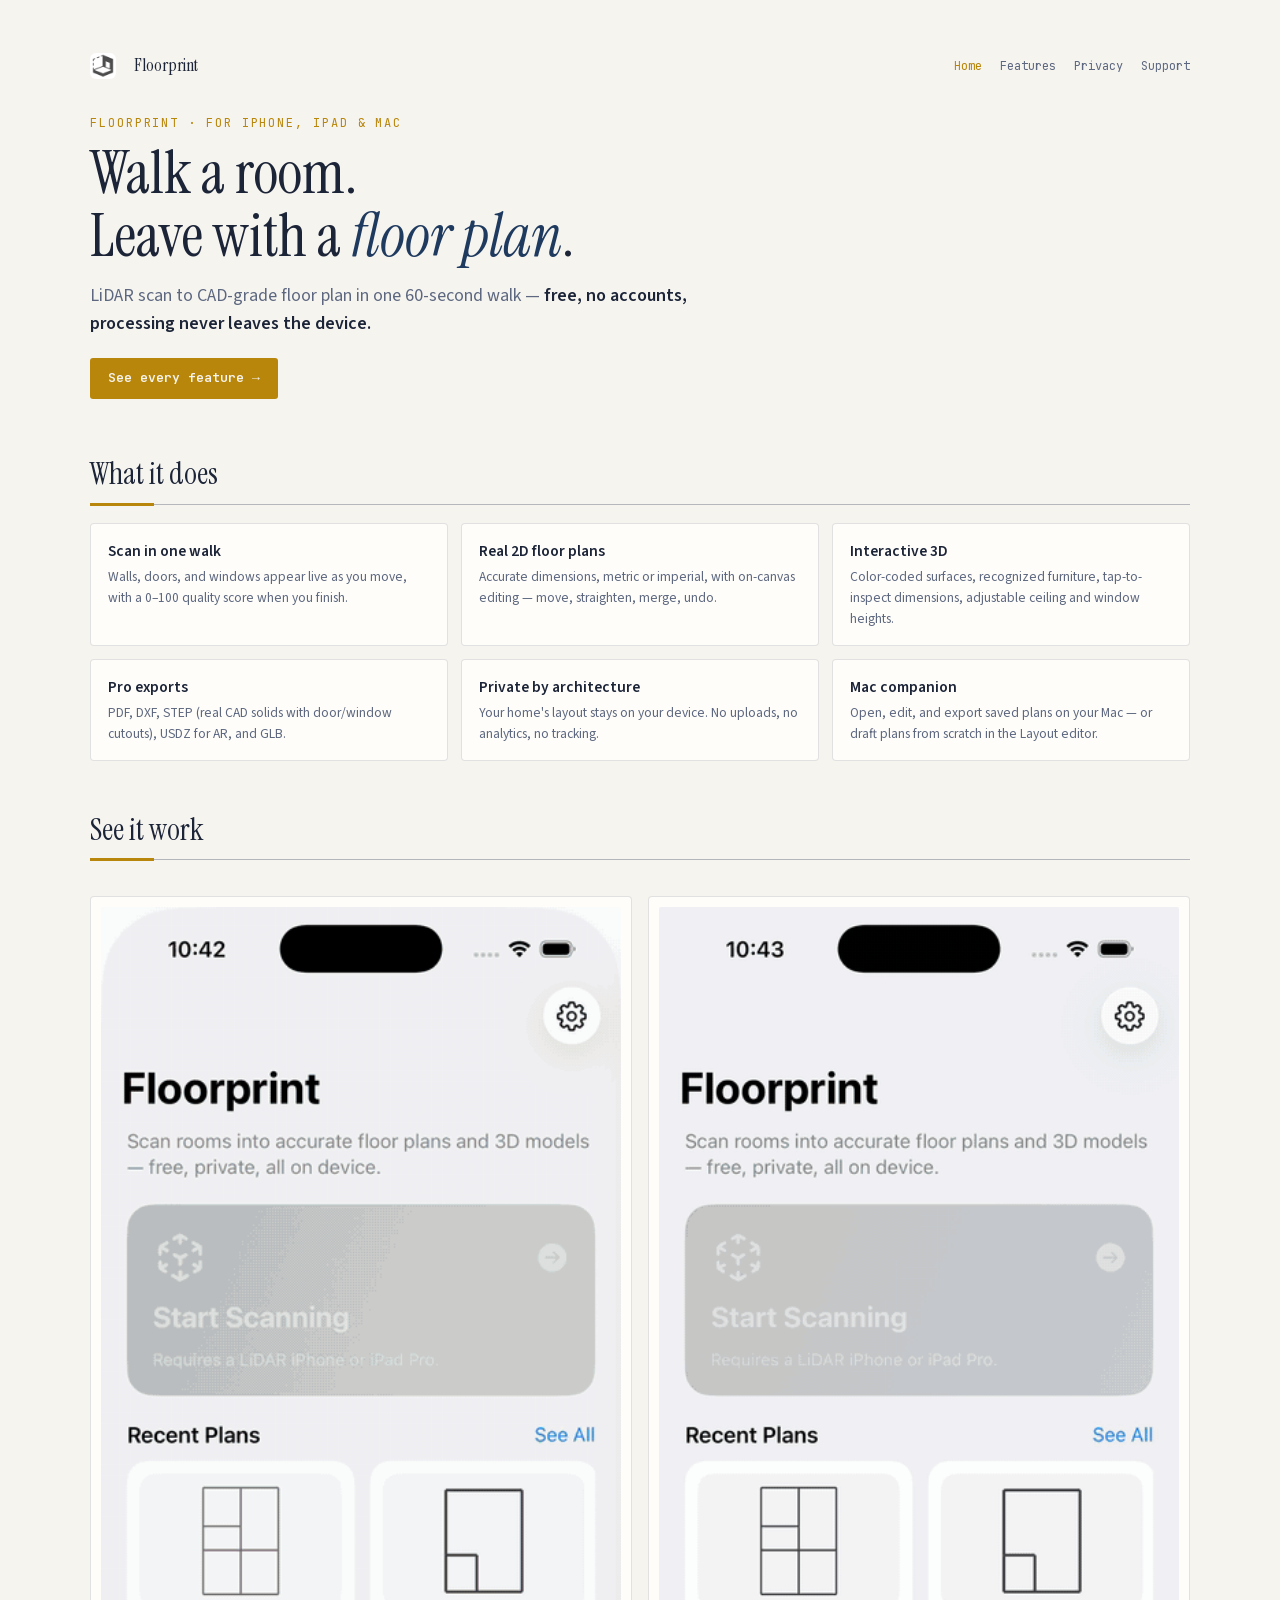
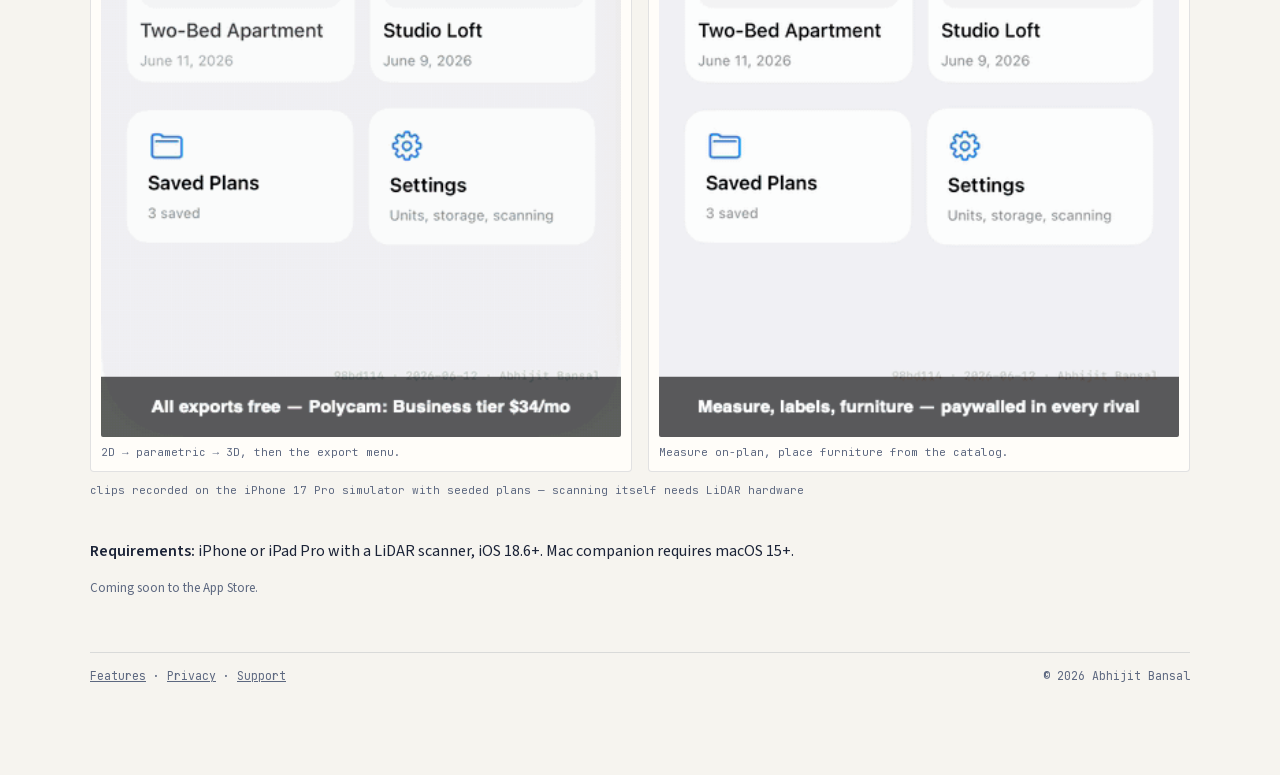
<file: index.html>
<!DOCTYPE html>
<html lang="en">
<head>
  <meta charset="utf-8">
  <meta name="viewport" content="width=device-width, initial-scale=1">
  <title>Floorprint — LiDAR scan to CAD floor plan</title>
  <meta name="description" content="Walk a room, get an accurate floor plan. Export to PDF, DXF, STEP, USDZ, or GLB. Everything on your iPhone — no accounts, no cloud, no subscription.">
  <link rel="icon" type="image/png" href="assets/favicon-32.png">
  <link rel="apple-touch-icon" href="assets/apple-touch-icon.png">
  <link rel="stylesheet" href="assets/style.css">
  <meta http-equiv="Content-Security-Policy" content="default-src 'self'; script-src 'none'; style-src 'self'; img-src 'self'; font-src 'self'; object-src 'none'; form-action 'none'; base-uri 'self'">
  <meta property="og:type" content="website">
  <meta property="og:site_name" content="Floorprint">
  <meta property="og:title" content="Floorprint — LiDAR scan to CAD floor plan">
  <meta property="og:description" content="Walk a room, get an accurate floor plan. PDF, DXF, STEP, USDZ, GLB exports. Free, on your iPhone — no accounts, no cloud.">
  <meta property="og:url" content="https://abhijitbansal.github.io/floorprint-site/">
  <meta property="og:image" content="https://abhijitbansal.github.io/floorprint-site/assets/demo/clip2-plan-exports.gif">
  <meta name="twitter:card" content="summary_large_image">
  <meta name="twitter:title" content="Floorprint — LiDAR scan to CAD floor plan">
  <meta name="twitter:image" content="https://abhijitbansal.github.io/floorprint-site/assets/demo/clip2-plan-exports.gif">
</head>
<body>
<div class="wrap">

  <nav class="site">
    <img src="assets/app-icon-64.png" alt="">
    <span class="name">Floorprint</span>
    <a href="index.html" aria-current="page">Home</a>
    <a href="features.html">Features</a>
    <a href="privacy.html">Privacy</a>
    <a href="support.html">Support</a>
  </nav>

  <main>
    <header class="page">
      <div class="kicker">Floorprint · for iPhone, iPad &amp; Mac</div>
      <h1>Walk a room.<br>Leave with a <em>floor plan</em>.</h1>
      <p class="lead">LiDAR scan to CAD-grade floor plan in one 60-second walk — <b>free, no accounts, processing never leaves the device.</b></p>
    </header>

    <p>
      <a class="cta" href="features.html">See every feature →</a>
    </p>

    <h2>What it does</h2><div class="rule"></div>
    <div class="grid">
      <div class="ve-card"><h3>Scan in one walk</h3><p>Walls, doors, and windows appear live as you move, with a 0–100 quality score when you finish.</p></div>
      <div class="ve-card"><h3>Real 2D floor plans</h3><p>Accurate dimensions, metric or imperial, with on-canvas editing — move, straighten, merge, undo.</p></div>
      <div class="ve-card"><h3>Interactive 3D</h3><p>Color-coded surfaces, recognized furniture, tap-to-inspect dimensions, adjustable ceiling and window heights.</p></div>
      <div class="ve-card"><h3>Pro exports</h3><p>PDF, DXF, STEP (real CAD solids with door/window cutouts), USDZ for AR, and GLB.</p></div>
      <div class="ve-card"><h3>Private by architecture</h3><p>Your home's layout stays on your device. No uploads, no analytics, no tracking.</p></div>
      <div class="ve-card"><h3>Mac companion</h3><p>Open, edit, and export saved plans on your Mac — or draft plans from scratch in the Layout editor.</p></div>
    </div>

    <h2>See it work</h2><div class="rule"></div>
    <div class="gifrow">
      <figure class="gifcard">
        <img src="assets/demo/clip2-plan-exports.gif" alt="Plan view modes and export menu">
        <figcaption>2D → parametric → 3D, then the export menu.</figcaption>
      </figure>
      <figure class="gifcard">
        <img src="assets/demo/clip3-annotate-furniture.gif" alt="Measure annotation and furniture catalog">
        <figcaption>Measure on-plan, place furniture from the catalog.</figcaption>
      </figure>
    </div>
    <p class="gifnote">clips recorded on the iPhone 17 Pro simulator with seeded plans — scanning itself needs LiDAR hardware</p>

    <p>
      <strong>Requirements:</strong> iPhone or iPad Pro with a LiDAR scanner, iOS 18.6+.
      Mac companion requires macOS 15+.
    </p>

    <p class="muted small">
      Coming soon to the App Store.
    </p>
  </main>

  <footer class="site">
    <span><a href="features.html">Features</a> · <a href="privacy.html">Privacy</a> · <a href="support.html">Support</a></span>
    <span>© 2026 Abhijit Bansal</span>
  </footer>

</div>
</body>
</html>
</file>
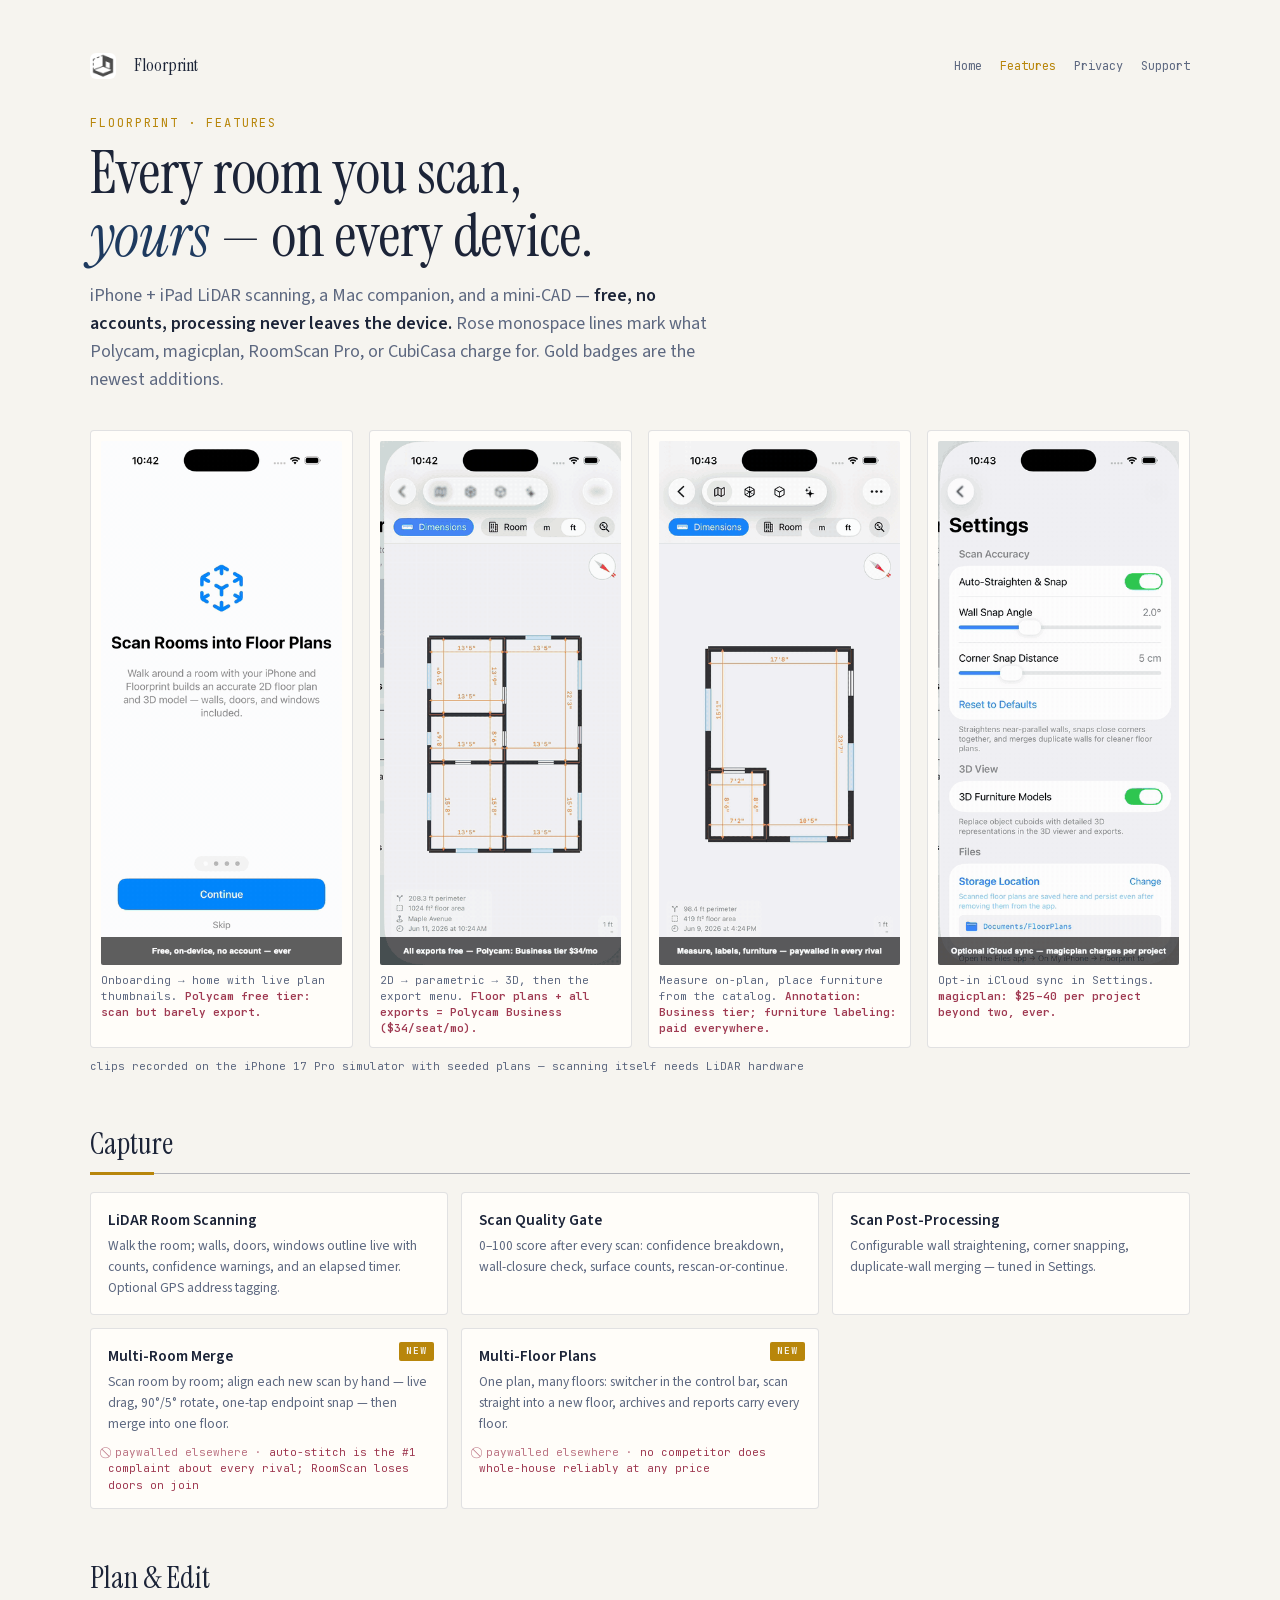
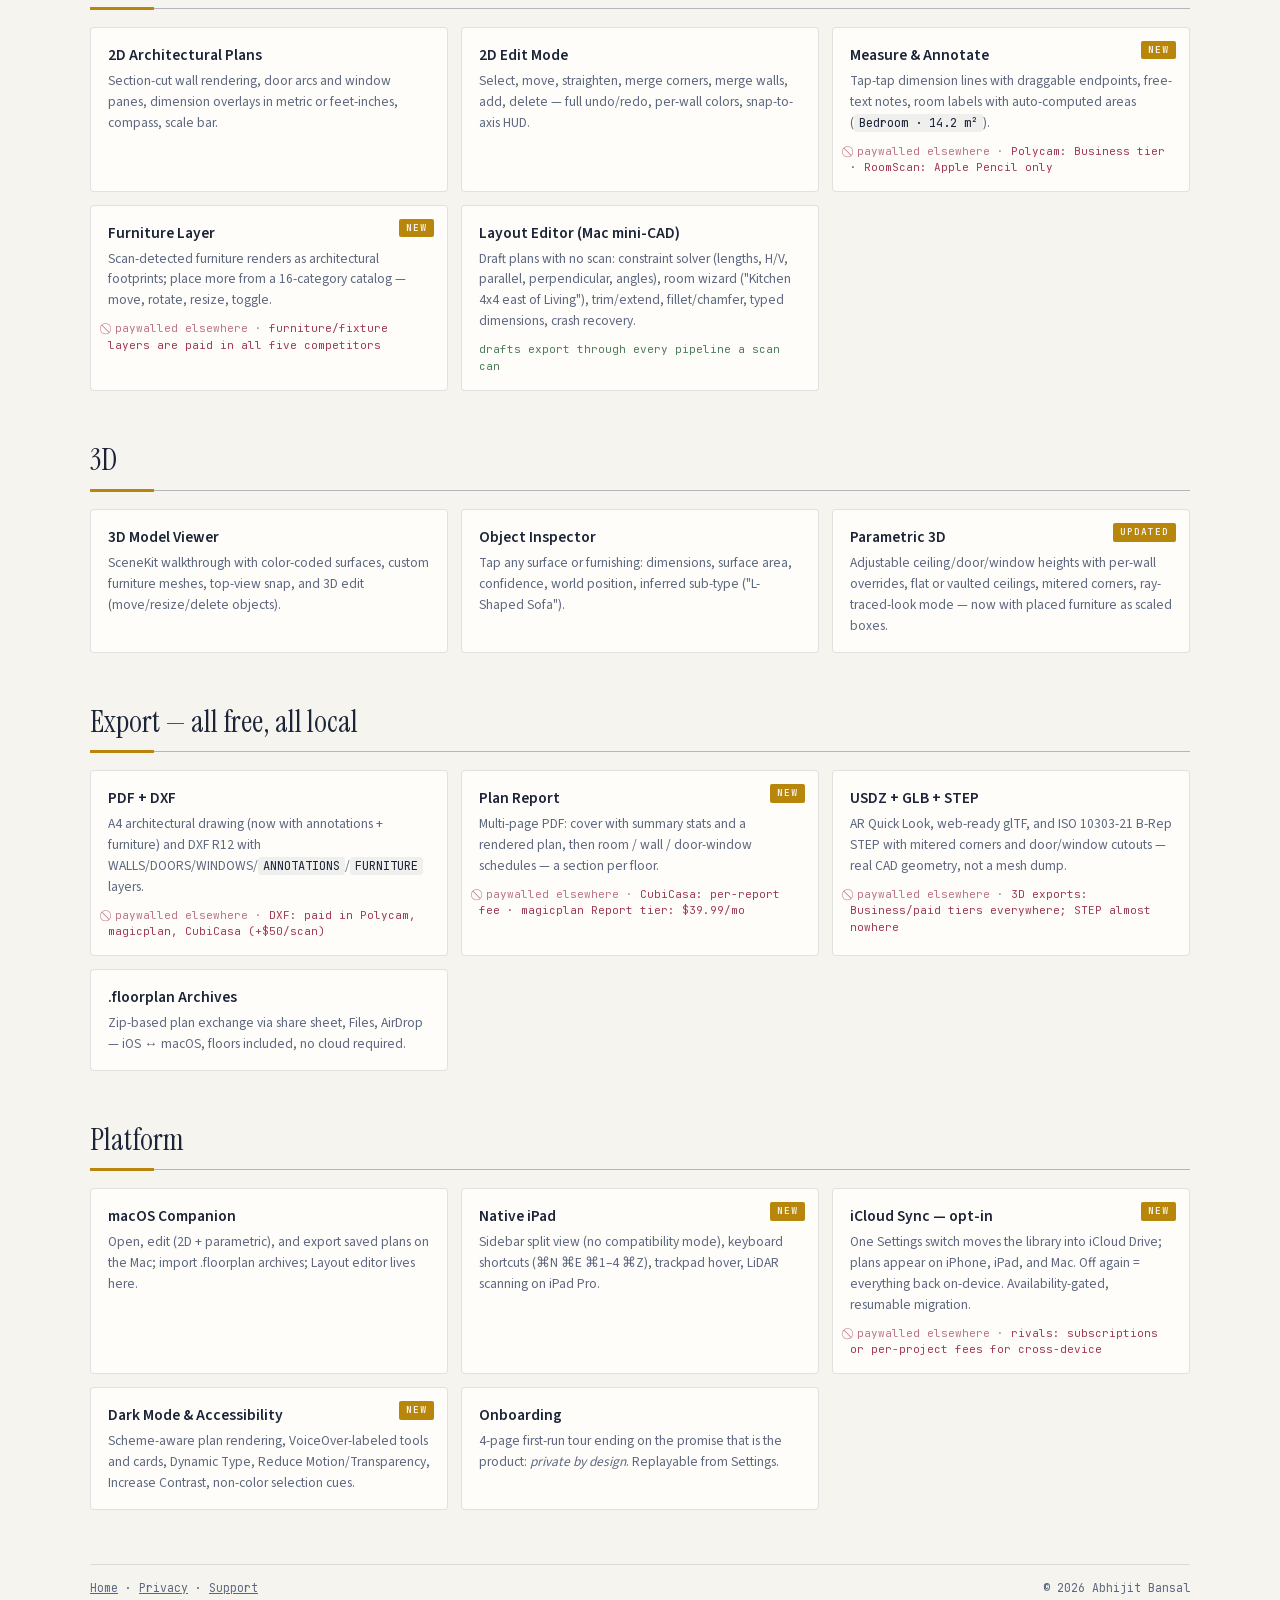
<file: features.html>
<!DOCTYPE html>
<html lang="en">
<head>
<meta charset="UTF-8">
<meta name="viewport" content="width=device-width, initial-scale=1.0">
<title>Floorprint — Features</title>
<meta name="description" content="Every Floorprint feature: LiDAR scanning, multi-room merge, measurements, furniture, CAD exports, iCloud sync — free and fully on-device.">
<link rel="icon" type="image/png" href="assets/favicon-32.png">
<link rel="apple-touch-icon" href="assets/apple-touch-icon.png">
<meta property="og:type" content="website">
<meta property="og:site_name" content="Floorprint">
<meta property="og:title" content="Floorprint — every feature, free and on-device">
<meta property="og:description" content="LiDAR scan to CAD floor plan: multi-room merge, measurements, furniture, PDF/DXF/STEP exports, iCloud sync. What competitors paywall, Floorprint ships free.">
<meta property="og:url" content="https://abhijitbansal.github.io/floorprint-site/features.html">
<meta property="og:image" content="https://abhijitbansal.github.io/floorprint-site/assets/demo/clip2-plan-exports.gif">
<meta name="twitter:card" content="summary_large_image">
<meta name="twitter:title" content="Floorprint — every feature, free and on-device">
<meta name="twitter:image" content="https://abhijitbansal.github.io/floorprint-site/assets/demo/clip2-plan-exports.gif">
<meta http-equiv="Content-Security-Policy" content="default-src 'self'; script-src 'none'; style-src 'self'; img-src 'self'; font-src 'self'; object-src 'none'; form-action 'none'; base-uri 'self'">
<link rel="stylesheet" href="assets/style.css">
</head>
<body>
<div class="wrap">

<nav class="site">
  <img src="assets/app-icon-64.png" alt="">
  <span class="name">Floorprint</span>
  <a href="index.html">Home</a>
  <a href="features.html" aria-current="page">Features</a>
  <a href="privacy.html">Privacy</a>
  <a href="support.html">Support</a>
</nav>

<header class="page">
  <div class="kicker">Floorprint · features</div>
  <h1>Every room you scan,<br><em>yours</em> — on every device.</h1>
  <p class="lead">iPhone + iPad LiDAR scanning, a Mac companion, and a mini-CAD — <b>free, no accounts, processing never leaves the device.</b> Rose monospace lines mark what Polycam, magicplan, RoomScan Pro, or CubiCasa charge for. Gold badges are the newest additions.</p>
</header>

<div class="gifrow">
  <figure class="gifcard">
    <img src="assets/demo/clip1-home.gif" alt="Onboarding tour and redesigned home screen">
    <figcaption>Onboarding → home with live plan thumbnails. <b>Polycam free tier: scan but barely export.</b></figcaption>
  </figure>
  <figure class="gifcard">
    <img src="assets/demo/clip2-plan-exports.gif" alt="Plan view modes and export menu">
    <figcaption>2D → parametric → 3D, then the export menu. <b>Floor plans + all exports = Polycam Business ($34/seat/mo).</b></figcaption>
  </figure>
  <figure class="gifcard">
    <img src="assets/demo/clip3-annotate-furniture.gif" alt="Measure annotation and furniture catalog">
    <figcaption>Measure on-plan, place furniture from the catalog. <b>Annotation: Business tier; furniture labeling: paid everywhere.</b></figcaption>
  </figure>
  <figure class="gifcard">
    <img src="assets/demo/clip4-icloud.gif" alt="Settings with iCloud sync section">
    <figcaption>Opt-in iCloud sync in Settings. <b>magicplan: $25–40 per project beyond two, ever.</b></figcaption>
  </figure>
</div>
<p class="gifnote">clips recorded on the iPhone 17 Pro simulator with seeded plans — scanning itself needs LiDAR hardware</p>

<h2>Capture</h2><div class="rule"></div>
<div class="grid">
  <div class="ve-card"><h3>LiDAR Room Scanning</h3><p>Walk the room; walls, doors, windows outline live with counts, confidence warnings, and an elapsed timer. Optional GPS address tagging.</p></div>
  <div class="ve-card"><h3>Scan Quality Gate</h3><p>0–100 score after every scan: confidence breakdown, wall-closure check, surface counts, rescan-or-continue.</p></div>
  <div class="ve-card"><h3>Scan Post-Processing</h3><p>Configurable wall straightening, corner snapping, duplicate-wall merging — tuned in Settings.</p></div>
  <div class="ve-card"><span class="new">NEW</span><h3>Multi-Room Merge</h3><p>Scan room by room; align each new scan by hand — live drag, 90°/5° rotate, one-tap endpoint snap — then merge into one floor.</p><div class="pay">auto-stitch is the #1 complaint about every rival; RoomScan loses doors on join</div></div>
  <div class="ve-card"><span class="new">NEW</span><h3>Multi-Floor Plans</h3><p>One plan, many floors: switcher in the control bar, scan straight into a new floor, archives and reports carry every floor.</p><div class="pay">no competitor does whole-house reliably at any price</div></div>
</div>

<h2>Plan &amp; Edit</h2><div class="rule"></div>
<div class="grid">
  <div class="ve-card"><h3>2D Architectural Plans</h3><p>Section-cut wall rendering, door arcs and window panes, dimension overlays in metric or feet-inches, compass, scale bar.</p></div>
  <div class="ve-card"><h3>2D Edit Mode</h3><p>Select, move, straighten, merge corners, merge walls, add, delete — full undo/redo, per-wall colors, snap-to-axis HUD.</p></div>
  <div class="ve-card"><span class="new">NEW</span><h3>Measure &amp; Annotate</h3><p>Tap-tap dimension lines with draggable endpoints, free-text notes, room labels with auto-computed areas (<code>Bedroom · 14.2 m²</code>).</p><div class="pay">Polycam: Business tier · RoomScan: Apple Pencil only</div></div>
  <div class="ve-card"><span class="new">NEW</span><h3>Furniture Layer</h3><p>Scan-detected furniture renders as architectural footprints; place more from a 16-category catalog — move, rotate, resize, toggle.</p><div class="pay">furniture/fixture layers are paid in all five competitors</div></div>
  <div class="ve-card"><h3>Layout Editor (Mac mini-CAD)</h3><p>Draft plans with no scan: constraint solver (lengths, H/V, parallel, perpendicular, angles), room wizard ("Kitchen 4x4 east of Living"), trim/extend, fillet/chamfer, typed dimensions, crash recovery.</p><div class="free">drafts export through every pipeline a scan can</div></div>
</div>

<h2>3D</h2><div class="rule"></div>
<div class="grid">
  <div class="ve-card"><h3>3D Model Viewer</h3><p>SceneKit walkthrough with color-coded surfaces, custom furniture meshes, top-view snap, and 3D edit (move/resize/delete objects).</p></div>
  <div class="ve-card"><h3>Object Inspector</h3><p>Tap any surface or furnishing: dimensions, surface area, confidence, world position, inferred sub-type ("L-Shaped Sofa").</p></div>
  <div class="ve-card"><span class="new">UPDATED</span><h3>Parametric 3D</h3><p>Adjustable ceiling/door/window heights with per-wall overrides, flat or vaulted ceilings, mitered corners, ray-traced-look mode — now with placed furniture as scaled boxes.</p></div>
</div>

<h2>Export — all free, all local</h2><div class="rule"></div>
<div class="grid">
  <div class="ve-card"><h3>PDF + DXF</h3><p>A4 architectural drawing (now with annotations + furniture) and DXF R12 with WALLS/DOORS/WINDOWS/<code>ANNOTATIONS</code>/<code>FURNITURE</code> layers.</p><div class="pay">DXF: paid in Polycam, magicplan, CubiCasa (+$50/scan)</div></div>
  <div class="ve-card"><span class="new">NEW</span><h3>Plan Report</h3><p>Multi-page PDF: cover with summary stats and a rendered plan, then room / wall / door-window schedules — a section per floor.</p><div class="pay">CubiCasa: per-report fee · magicplan Report tier: $39.99/mo</div></div>
  <div class="ve-card"><h3>USDZ + GLB + STEP</h3><p>AR Quick Look, web-ready glTF, and ISO 10303-21 B-Rep STEP with mitered corners and door/window cutouts — real CAD geometry, not a mesh dump.</p><div class="pay">3D exports: Business/paid tiers everywhere; STEP almost nowhere</div></div>
  <div class="ve-card"><h3>.floorplan Archives</h3><p>Zip-based plan exchange via share sheet, Files, AirDrop — iOS ↔ macOS, floors included, no cloud required.</p></div>
</div>

<h2>Platform</h2><div class="rule"></div>
<div class="grid">
  <div class="ve-card"><h3>macOS Companion</h3><p>Open, edit (2D + parametric), and export saved plans on the Mac; import .floorplan archives; Layout editor lives here.</p></div>
  <div class="ve-card"><span class="new">NEW</span><h3>Native iPad</h3><p>Sidebar split view (no compatibility mode), keyboard shortcuts (⌘N ⌘E ⌘1–4 ⌘Z), trackpad hover, LiDAR scanning on iPad Pro.</p></div>
  <div class="ve-card"><span class="new">NEW</span><h3>iCloud Sync — opt-in</h3><p>One Settings switch moves the library into iCloud Drive; plans appear on iPhone, iPad, and Mac. Off again = everything back on-device. Availability-gated, resumable migration.</p><div class="pay">rivals: subscriptions or per-project fees for cross-device</div></div>
  <div class="ve-card"><span class="new">NEW</span><h3>Dark Mode &amp; Accessibility</h3><p>Scheme-aware plan rendering, VoiceOver-labeled tools and cards, Dynamic Type, Reduce Motion/Transparency, Increase Contrast, non-color selection cues.</p></div>
  <div class="ve-card"><h3>Onboarding</h3><p>4-page first-run tour ending on the promise that is the product: <em>private by design</em>. Replayable from Settings.</p></div>
</div>

<footer class="site">
  <span><a href="index.html">Home</a> · <a href="privacy.html">Privacy</a> · <a href="support.html">Support</a></span>
  <span>© 2026 Abhijit Bansal</span>
</footer>

</div>
</body>
</html>
</file>
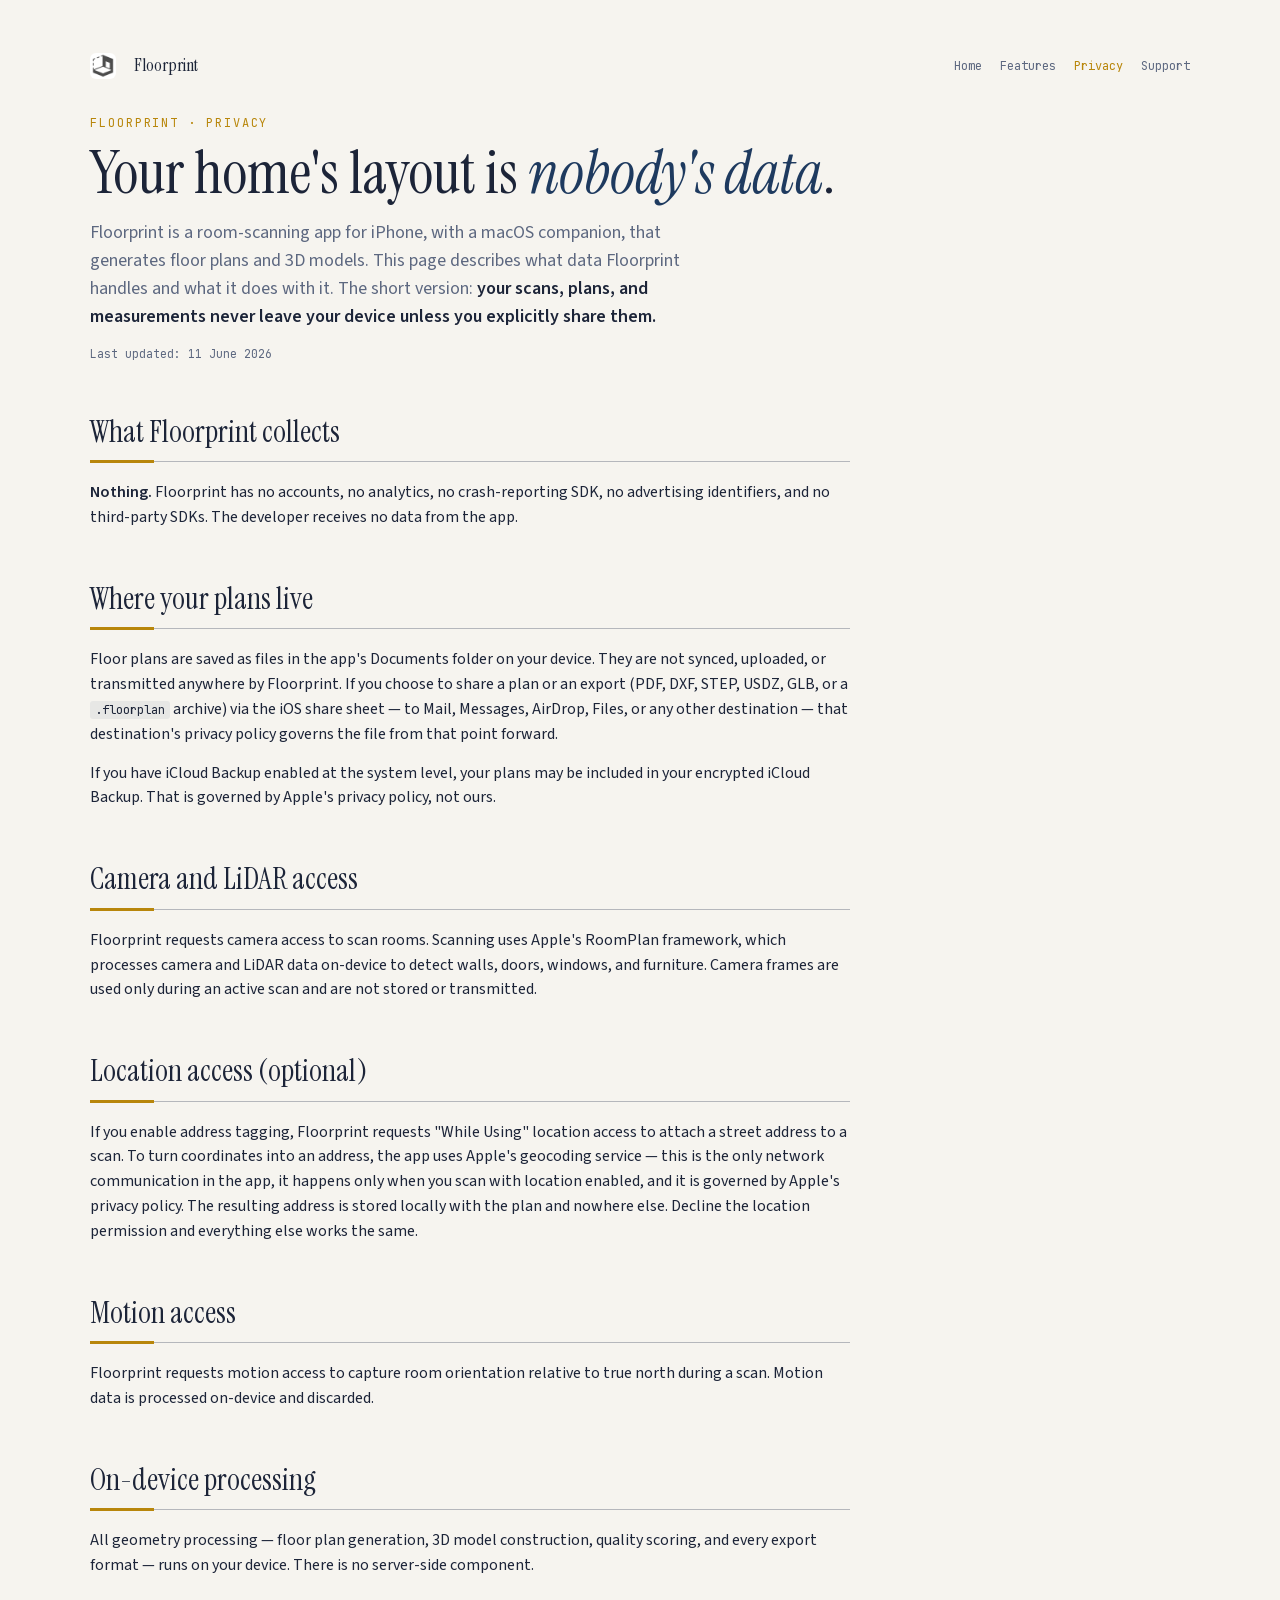
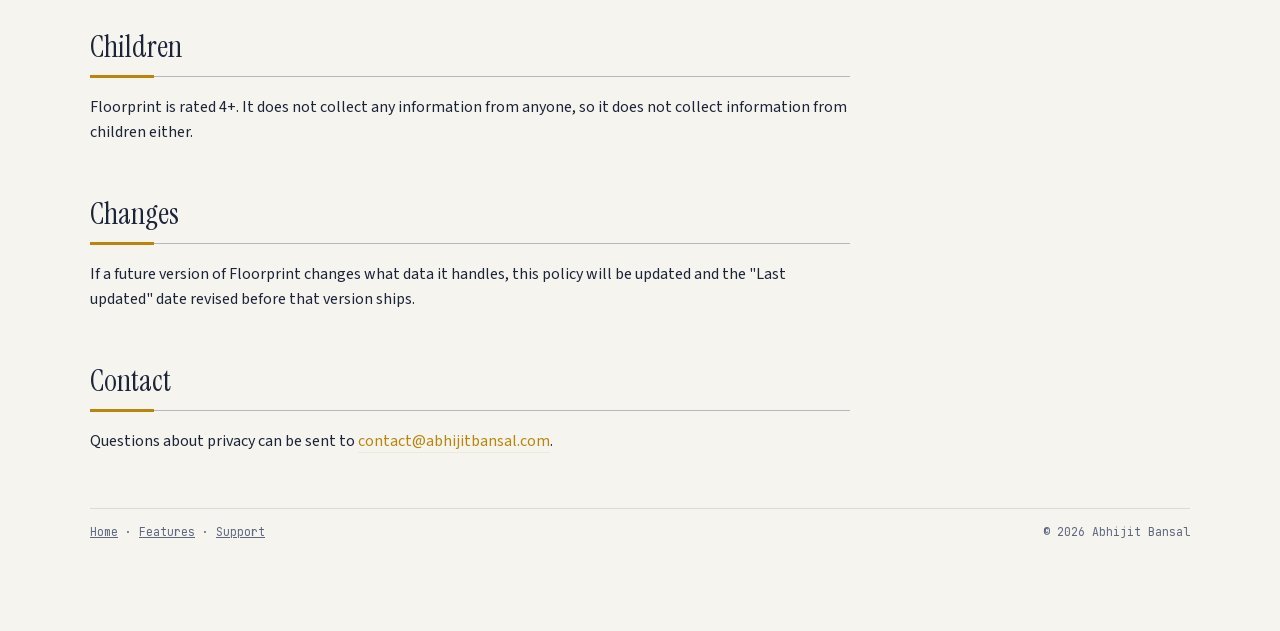
<file: privacy.html>
<!DOCTYPE html>
<html lang="en">
<head>
  <meta charset="utf-8">
  <meta name="viewport" content="width=device-width, initial-scale=1">
  <title>Privacy Policy — Floorprint</title>
  <meta name="description" content="Floorprint's privacy policy. The short version: your scans and floor plans never leave your device.">
  <link rel="icon" type="image/png" href="assets/favicon-32.png">
  <link rel="apple-touch-icon" href="assets/apple-touch-icon.png">
  <link rel="stylesheet" href="assets/style.css">
  <meta http-equiv="Content-Security-Policy" content="default-src 'self'; script-src 'none'; style-src 'self'; img-src 'self'; font-src 'self'; object-src 'none'; form-action 'none'; base-uri 'self'">
</head>
<body>
<div class="wrap">

  <nav class="site">
    <img src="assets/app-icon-64.png" alt="">
    <span class="name">Floorprint</span>
    <a href="index.html">Home</a>
    <a href="features.html">Features</a>
    <a href="privacy.html" aria-current="page">Privacy</a>
    <a href="support.html">Support</a>
  </nav>

  <main class="prose">
    <header class="page">
      <div class="kicker">Floorprint · privacy</div>
      <h1>Your home's layout is <em>nobody's data</em>.</h1>
      <p class="lead">
        Floorprint is a room-scanning app for iPhone, with a macOS companion,
        that generates floor plans and 3D models. This page describes what
        data Floorprint handles and what it does with it. The short version:
        <b>your scans, plans, and measurements never leave your device unless
        you explicitly share them.</b>
      </p>
      <p class="mono">Last updated: 11 June 2026</p>
    </header>

    <h2>What Floorprint collects</h2><div class="rule"></div>
    <p>
      <strong>Nothing.</strong> Floorprint has no accounts, no analytics,
      no crash-reporting SDK, no advertising identifiers, and no
      third-party SDKs. The developer receives no data from the app.
    </p>

    <h2>Where your plans live</h2><div class="rule"></div>
    <p>
      Floor plans are saved as files in the app's Documents folder on your
      device. They are not synced, uploaded, or transmitted anywhere by
      Floorprint. If you choose to share a plan or an export (PDF, DXF,
      STEP, USDZ, GLB, or a <code>.floorplan</code> archive) via the iOS
      share sheet — to Mail, Messages, AirDrop, Files, or any other
      destination — that destination's privacy policy governs the file
      from that point forward.
    </p>
    <p>
      If you have iCloud Backup enabled at the system level, your plans
      may be included in your encrypted iCloud Backup. That is governed by
      Apple's privacy policy, not ours.
    </p>

    <h2>Camera and LiDAR access</h2><div class="rule"></div>
    <p>
      Floorprint requests camera access to scan rooms. Scanning uses
      Apple's RoomPlan framework, which processes camera and LiDAR data
      on-device to detect walls, doors, windows, and furniture. Camera
      frames are used only during an active scan and are not stored or
      transmitted.
    </p>

    <h2>Location access (optional)</h2><div class="rule"></div>
    <p>
      If you enable address tagging, Floorprint requests "While Using"
      location access to attach a street address to a scan. To turn
      coordinates into an address, the app uses Apple's geocoding service
      — this is the only network communication in the app, it happens only
      when you scan with location enabled, and it is governed by Apple's
      privacy policy. The resulting address is stored locally with the
      plan and nowhere else. Decline the location permission and
      everything else works the same.
    </p>

    <h2>Motion access</h2><div class="rule"></div>
    <p>
      Floorprint requests motion access to capture room orientation
      relative to true north during a scan. Motion data is processed
      on-device and discarded.
    </p>

    <h2>On-device processing</h2><div class="rule"></div>
    <p>
      All geometry processing — floor plan generation, 3D model
      construction, quality scoring, and every export format — runs on
      your device. There is no server-side component.
    </p>

    <h2>Children</h2><div class="rule"></div>
    <p>
      Floorprint is rated 4+. It does not collect any information from
      anyone, so it does not collect information from children either.
    </p>

    <h2>Changes</h2><div class="rule"></div>
    <p>
      If a future version of Floorprint changes what data it handles, this
      policy will be updated and the "Last updated" date revised before
      that version ships.
    </p>

    <h2>Contact</h2><div class="rule"></div>
    <p>
      Questions about privacy can be sent to
      <a href="mailto:contact@abhijitbansal.com">contact@abhijitbansal.com</a>.
    </p>
  </main>

  <footer class="site">
    <span><a href="index.html">Home</a> · <a href="features.html">Features</a> · <a href="support.html">Support</a></span>
    <span>© 2026 Abhijit Bansal</span>
  </footer>

</div>
</body>
</html>
</file>
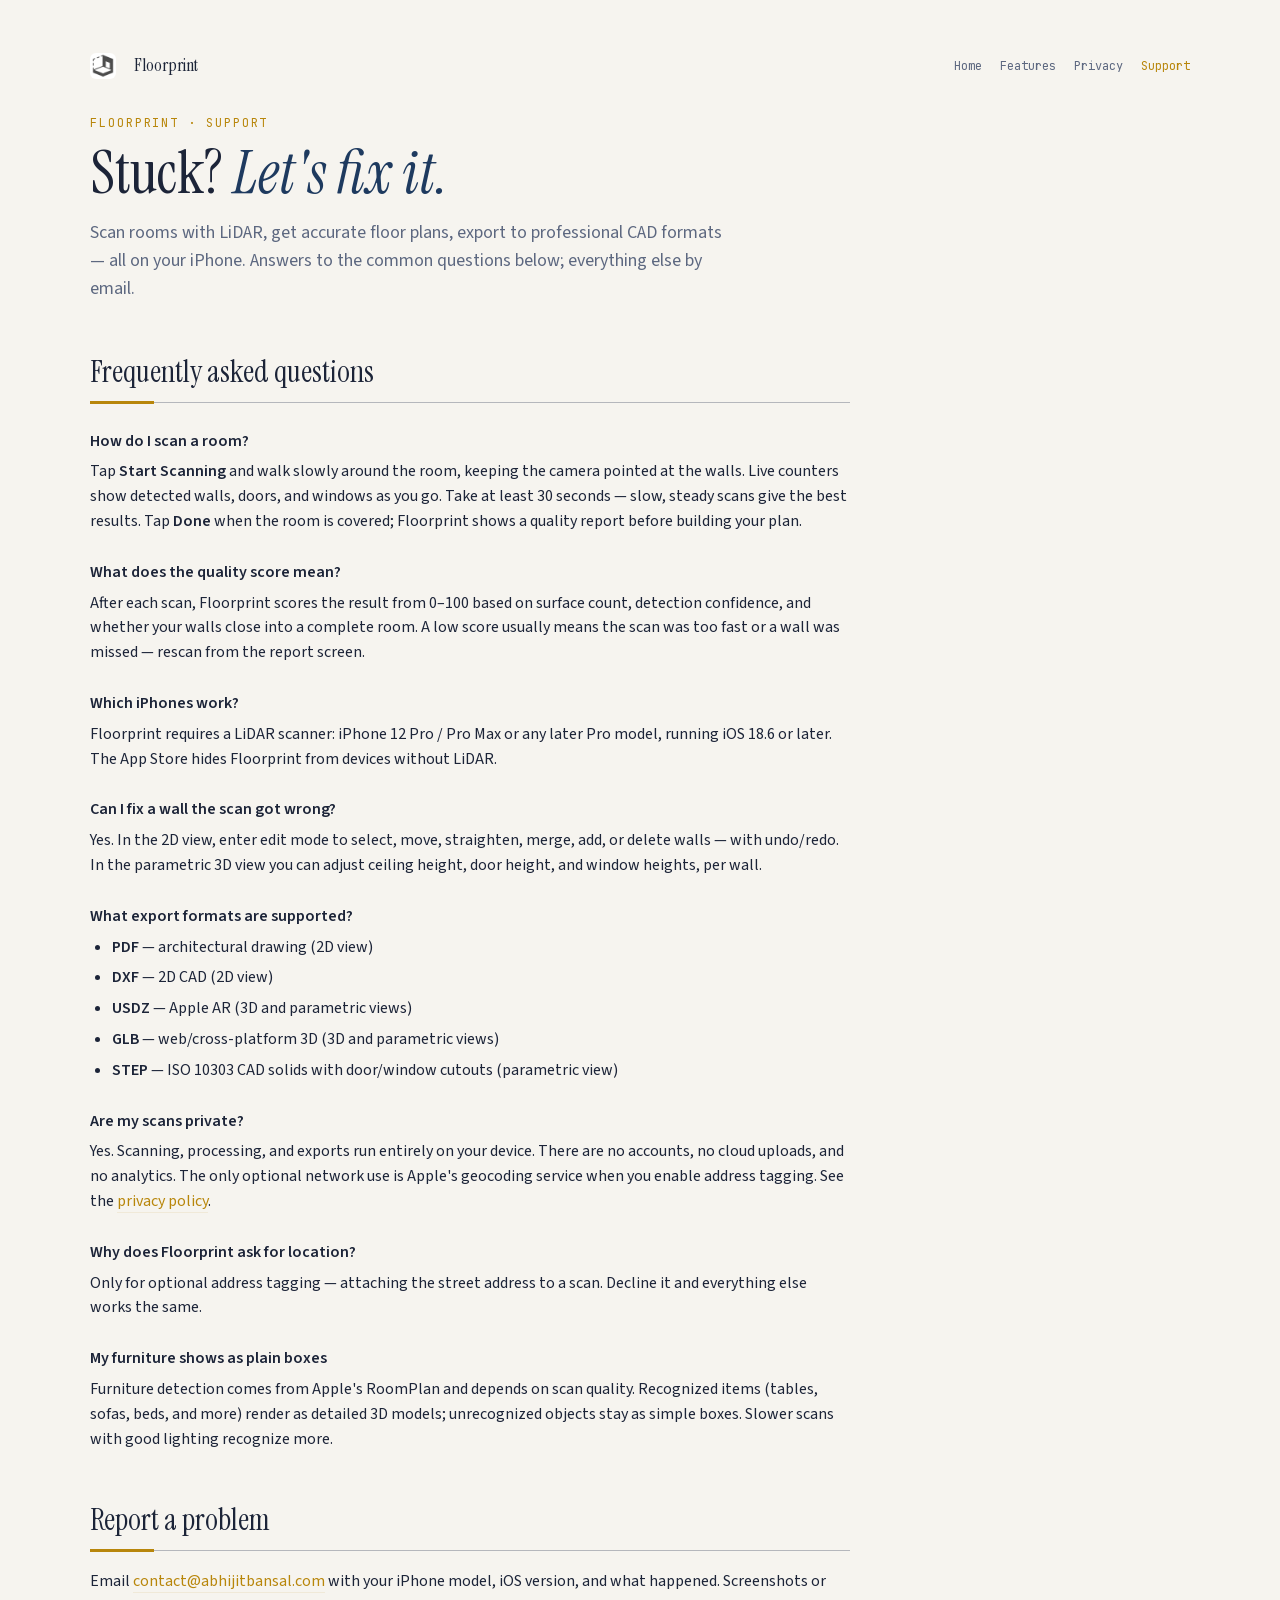
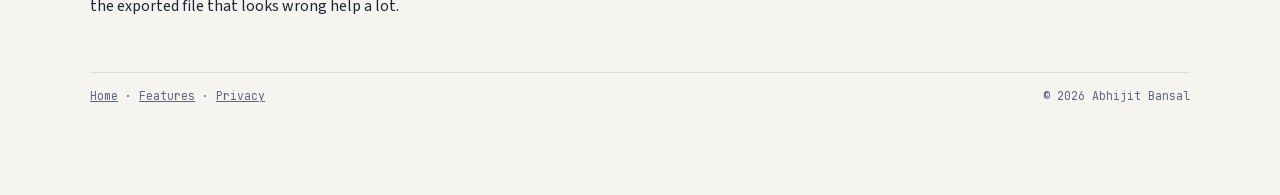
<file: support.html>
<!DOCTYPE html>
<html lang="en">
<head>
  <meta charset="utf-8">
  <meta name="viewport" content="width=device-width, initial-scale=1">
  <title>Support — Floorprint</title>
  <meta name="description" content="Floorprint support and frequently asked questions.">
  <link rel="icon" type="image/png" href="assets/favicon-32.png">
  <link rel="apple-touch-icon" href="assets/apple-touch-icon.png">
  <link rel="stylesheet" href="assets/style.css">
  <meta http-equiv="Content-Security-Policy" content="default-src 'self'; script-src 'none'; style-src 'self'; img-src 'self'; font-src 'self'; object-src 'none'; form-action 'none'; base-uri 'self'">
</head>
<body>
<div class="wrap">

  <nav class="site">
    <img src="assets/app-icon-64.png" alt="">
    <span class="name">Floorprint</span>
    <a href="index.html">Home</a>
    <a href="features.html">Features</a>
    <a href="privacy.html">Privacy</a>
    <a href="support.html" aria-current="page">Support</a>
  </nav>

  <main class="prose">
    <header class="page">
      <div class="kicker">Floorprint · support</div>
      <h1>Stuck? <em>Let's fix it.</em></h1>
      <p class="lead">
        Scan rooms with LiDAR, get accurate floor plans, export to
        professional CAD formats — all on your iPhone. Answers to the
        common questions below; everything else by email.
      </p>
    </header>

    <h2>Frequently asked questions</h2><div class="rule"></div>

    <h3>How do I scan a room?</h3>
    <p>
      Tap <strong>Start Scanning</strong> and walk slowly around the room,
      keeping the camera pointed at the walls. Live counters show detected
      walls, doors, and windows as you go. Take at least 30 seconds —
      slow, steady scans give the best results. Tap <strong>Done</strong>
      when the room is covered; Floorprint shows a quality report before
      building your plan.
    </p>

    <h3>What does the quality score mean?</h3>
    <p>
      After each scan, Floorprint scores the result from 0–100 based on
      surface count, detection confidence, and whether your walls close
      into a complete room. A low score usually means the scan was too
      fast or a wall was missed — rescan from the report screen.
    </p>

    <h3>Which iPhones work?</h3>
    <p>
      Floorprint requires a LiDAR scanner: iPhone 12 Pro / Pro Max or any
      later Pro model, running iOS 18.6 or later. The App Store hides
      Floorprint from devices without LiDAR.
    </p>

    <h3>Can I fix a wall the scan got wrong?</h3>
    <p>
      Yes. In the 2D view, enter edit mode to select, move, straighten,
      merge, add, or delete walls — with undo/redo. In the parametric 3D
      view you can adjust ceiling height, door height, and window heights,
      per wall.
    </p>

    <h3>What export formats are supported?</h3>
    <ul>
      <li><strong>PDF</strong> — architectural drawing (2D view)</li>
      <li><strong>DXF</strong> — 2D CAD (2D view)</li>
      <li><strong>USDZ</strong> — Apple AR (3D and parametric views)</li>
      <li><strong>GLB</strong> — web/cross-platform 3D (3D and parametric views)</li>
      <li><strong>STEP</strong> — ISO 10303 CAD solids with door/window cutouts (parametric view)</li>
    </ul>

    <h3>Are my scans private?</h3>
    <p>
      Yes. Scanning, processing, and exports run entirely on your device.
      There are no accounts, no cloud uploads, and no analytics. The only
      optional network use is Apple's geocoding service when you enable
      address tagging. See the <a href="privacy.html">privacy policy</a>.
    </p>

    <h3>Why does Floorprint ask for location?</h3>
    <p>
      Only for optional address tagging — attaching the street address to
      a scan. Decline it and everything else works the same.
    </p>

    <h3>My furniture shows as plain boxes</h3>
    <p>
      Furniture detection comes from Apple's RoomPlan and depends on scan
      quality. Recognized items (tables, sofas, beds, and more) render as
      detailed 3D models; unrecognized objects stay as simple boxes.
      Slower scans with good lighting recognize more.
    </p>

    <h2>Report a problem</h2><div class="rule"></div>
    <p>
      Email <a href="mailto:contact@abhijitbansal.com">contact@abhijitbansal.com</a>
      with your iPhone model, iOS version, and what happened. Screenshots
      or the exported file that looks wrong help a lot.
    </p>
  </main>

  <footer class="site">
    <span><a href="index.html">Home</a> · <a href="features.html">Features</a> · <a href="privacy.html">Privacy</a></span>
    <span>© 2026 Abhijit Bansal</span>
  </footer>

</div>
</body>
</html>
</file>
<file: assets/style.css>
/* Floorprint site theme — shared by index/features/privacy/support.
   Self-hosted fonts (latin subsets) — no third-party requests; this site's
   whole pitch is that nothing leaves your device. */
@font-face{font-family:'Instrument Serif';font-style:normal;font-weight:400;font-display:swap;src:url(fonts/instrument-serif-regular.woff2) format('woff2')}
@font-face{font-family:'Instrument Serif';font-style:italic;font-weight:400;font-display:swap;src:url(fonts/instrument-serif-italic.woff2) format('woff2')}
@font-face{font-family:'JetBrains Mono';font-style:normal;font-weight:400 600;font-display:swap;src:url(fonts/jetbrains-mono.woff2) format('woff2')}
@font-face{font-family:'Source Sans 3';font-style:normal;font-weight:400 600;font-display:swap;src:url(fonts/source-sans-3.woff2) format('woff2')}

:root{
  --bg:#f6f4ef;
  --surface:#fffdf9;
  --border:rgba(30,42,70,.13);
  --border-strong:rgba(30,42,70,.3);
  --text:#1c2438;
  --text-dim:#5d6880;
  --navy:#1e3a5f;
  --navy-dim:rgba(30,58,95,.07);
  --gold:#b8860b;
  --gold-dim:rgba(184,134,11,.1);
  --rose:#9f3a52;
  --sage:#4a7c59;
  --font-display:'Instrument Serif',Georgia,serif;
  --font-body:'Source Sans 3',-apple-system,sans-serif;
  --font-mono:'JetBrains Mono',ui-monospace,monospace;
}
@media (prefers-color-scheme: dark){
  :root{
    --bg:#151a26;
    --surface:#1d2433;
    --border:rgba(200,215,240,.12);
    --border-strong:rgba(200,215,240,.3);
    --text:#e6eaf2;
    --text-dim:#9aa6bd;
    --navy:#7da7d9;
    --navy-dim:rgba(125,167,217,.1);
    --gold:#d9a93f;
    --gold-dim:rgba(217,169,63,.12);
    --rose:#d97a91;
    --sage:#7fb78f;
  }
}

*{box-sizing:border-box;margin:0;min-width:0}
body{background:var(--bg);color:var(--text);font-family:var(--font-body);line-height:1.55;padding:52px 24px 90px;-webkit-font-smoothing:antialiased}
.wrap{max-width:1100px;margin:0 auto}
/* Prose pages (privacy/support) share the full-width wrap so nav + footer
   line up with index/features; only the reading column is narrowed. */
main.prose{max-width:760px}

/* Top navigation */
nav.site{font-family:var(--font-mono);font-size:12px;margin-bottom:34px;display:flex;align-items:center;gap:18px;flex-wrap:wrap}
nav.site img{width:26px;height:26px;border-radius:6px}
nav.site .name{font-family:var(--font-display);font-size:18px;color:var(--text);margin-right:auto}
nav.site a{color:var(--text-dim);text-decoration:none}
nav.site a:hover{color:var(--text)}
nav.site a[aria-current="page"]{color:var(--gold)}

/* Page header */
header.page{max-width:760px;margin-bottom:14px}
.kicker{font-family:var(--font-mono);font-size:12px;letter-spacing:.16em;text-transform:uppercase;color:var(--gold)}
h1{font-family:var(--font-display);font-size:clamp(38px,6vw,60px);font-weight:400;line-height:1.05;margin:10px 0 14px}
h1 em{font-style:italic;color:var(--navy)}
.lead{font-size:18px;color:var(--text-dim);max-width:640px}
.lead b{color:var(--text)}

/* Section headings with gold-accented rule */
h2{font-family:var(--font-display);font-size:30px;font-weight:400;margin:46px 0 4px}
.rule{height:1px;background:var(--border-strong);margin:6px 0 18px;position:relative}
.rule::before{content:"";position:absolute;left:0;top:-1px;width:64px;height:3px;background:var(--gold)}
h3{font-size:16px;font-weight:600;margin:26px 0 6px}

/* Prose (privacy / support) */
p{margin:0 0 14px}
main p a,main li a{color:var(--gold);text-decoration:none;border-bottom:1px solid var(--gold-dim)}
main p a:hover,main li a:hover{border-bottom-color:var(--gold)}
ul{padding-left:22px;margin:0 0 14px}
li{margin-bottom:6px}
code{font-family:var(--font-mono);font-size:12px;background:var(--navy-dim);padding:1px 5px;border-radius:3px;color:var(--text)}
.muted{color:var(--text-dim)}
.small{font-size:13px}
.mono{font-family:var(--font-mono);font-size:11.5px;color:var(--text-dim)}

/* Card grid */
.grid{display:grid;grid-template-columns:repeat(auto-fill,minmax(330px,1fr));gap:13px}
.ve-card{border:1px solid var(--border);background:var(--surface);padding:15px 17px;border-radius:4px;position:relative}
.ve-card h3{font-size:15.5px;font-weight:600;margin:0 0 4px;padding-right:46px}
.ve-card p{font-size:13.5px;color:var(--text-dim);margin:0}
.new{position:absolute;top:13px;right:13px;font-family:var(--font-mono);font-size:9.5px;font-weight:600;letter-spacing:.1em;background:var(--gold);color:var(--bg);padding:2px 7px;border-radius:2px}
.pay{margin-top:9px;font-family:var(--font-mono);font-size:11px;color:var(--rose);line-height:1.5}
.pay::before{content:"⃠ paywalled elsewhere · ";color:var(--rose);opacity:.7}
.free{margin-top:9px;font-family:var(--font-mono);font-size:11px;color:var(--sage)}

/* Demo GIF cards (features) */
.gifrow{display:grid;grid-template-columns:repeat(auto-fit,minmax(220px,1fr));gap:16px;margin:36px 0 10px}
.gifcard{border:1px solid var(--border);background:var(--surface);padding:10px;border-radius:4px}
.gifcard img{width:100%;display:block;border-radius:2px}
.gifcard figcaption{font-family:var(--font-mono);font-size:11px;color:var(--text-dim);margin-top:8px;line-height:1.45}
.gifcard figcaption b{color:var(--rose);font-weight:600}
.gifnote{font-family:var(--font-mono);font-size:11px;color:var(--text-dim);margin-bottom:40px}

/* Landing hero */
.hero{display:flex;align-items:center;gap:22px;margin:0 0 18px}
.hero img{width:96px;height:96px;border-radius:22px;border:1px solid var(--border)}
.cta{display:inline-block;font-family:var(--font-mono);font-size:13px;font-weight:600;color:var(--bg);background:var(--gold);padding:10px 18px;border-radius:3px;text-decoration:none;margin:6px 14px 6px 0}
.cta:hover{filter:brightness(1.08)}
.cta-quiet{display:inline-block;font-family:var(--font-mono);font-size:13px;color:var(--gold);border:1px solid var(--border-strong);padding:9px 18px;border-radius:3px;text-decoration:none;margin:6px 0}
.cta-quiet:hover{border-color:var(--gold)}

footer.site{margin-top:54px;border-top:1px solid var(--border);padding-top:14px;font-family:var(--font-mono);font-size:11.5px;color:var(--text-dim);display:flex;justify-content:space-between;flex-wrap:wrap;gap:8px}
footer.site a{color:inherit}

@media (prefers-reduced-motion: no-preference){
  .ve-card,.gifcard{animation:rise .45s ease both}
  @keyframes rise{from{opacity:0;transform:translateY(8px)}to{opacity:1;transform:none}}
}
</file>
